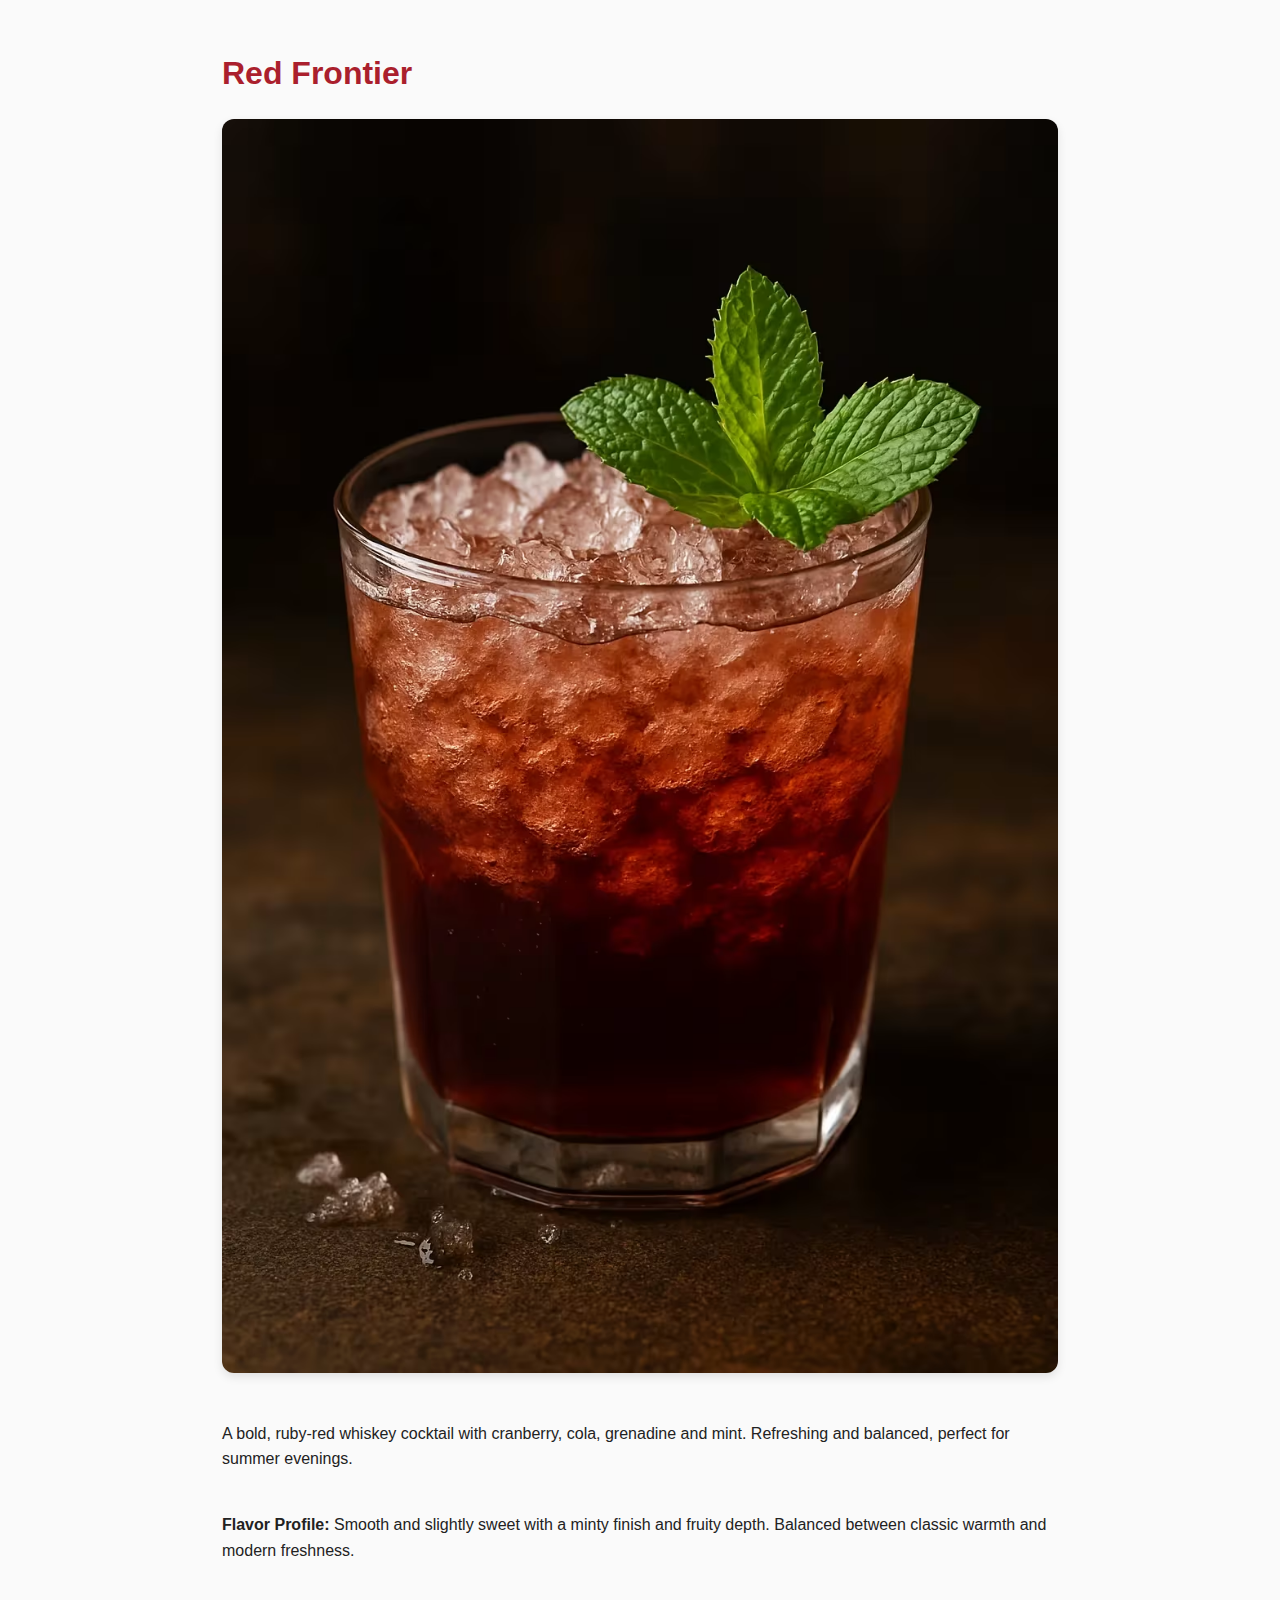
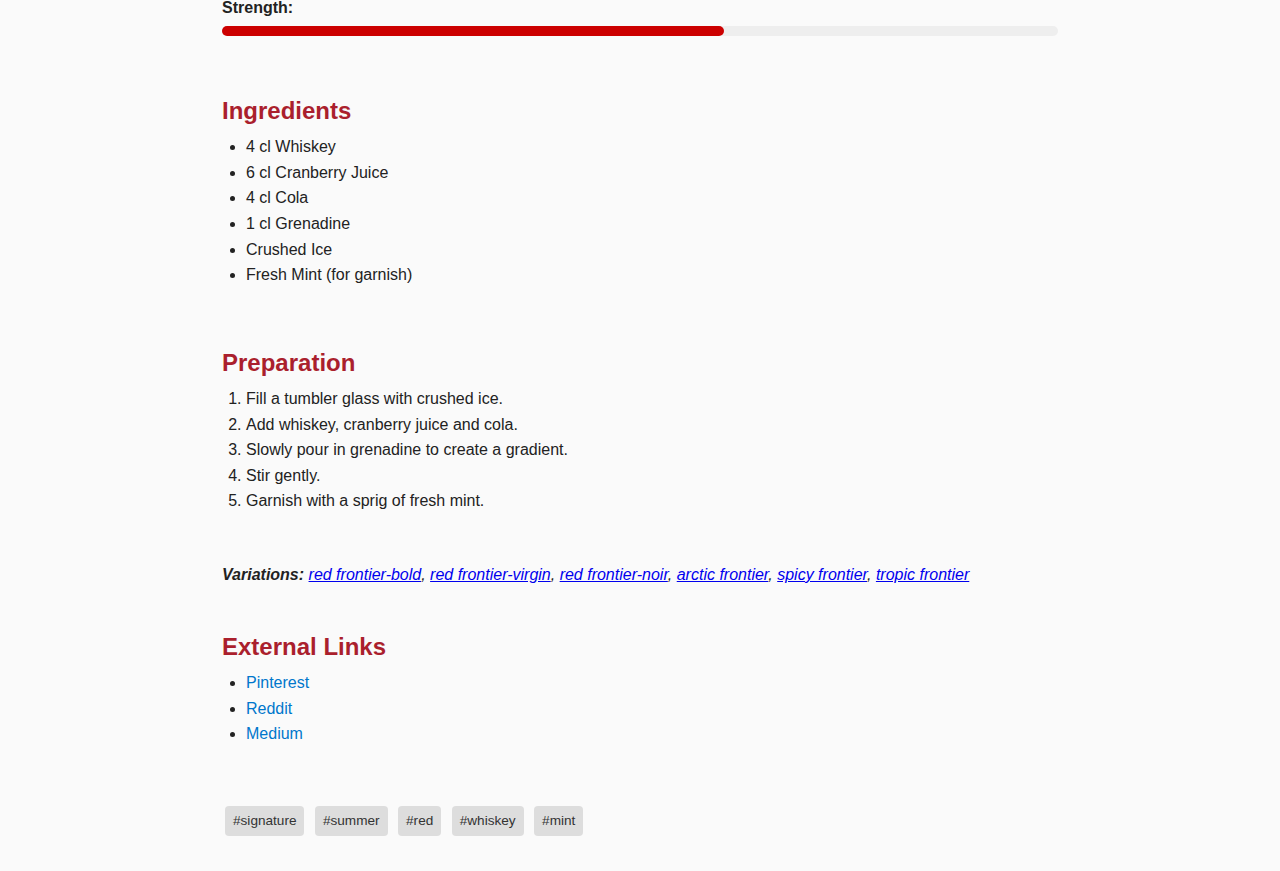
<file: index.html>
<!DOCTYPE html>
<html lang="en">
<head>
  <meta charset="UTF-8" />
  <meta name="viewport" content="width=device-width, initial-scale=1.0" />
  <title>Loading Cocktail...</title>
  <meta name="description" content="Loading cocktail data..." />
  <meta name="keywords" content="cocktail" />
  <meta name="author" content="TheChillGuy">

  <link rel="preload" href="css/style.css" as="style">
  <link rel="preload" href="js/loader.js" as="script">
  <link rel="preload" href="js/meta.js" as="script">

  <!-- ✅ Clicky -->
  <script async data-id="101482784" src="https://static.getclicky.com/js"></script>
  <noscript><p><img alt="Clicky" width="1" height="1" src="https://in.getclicky.com/101482784ns.gif" /></p></noscript>
  
  <link rel="stylesheet" href="css/style.css" />
  <link rel="icon" type="image/svg+xml" href="images/page-icon.svg">
  <link rel="alternate icon" type="image/x-icon" href="images/page-icon.ico">
  <link rel="apple-touch-icon" href="images/page-icon.svg">
  <link rel="preconnect" href="https://static.getclicky.com" crossorigin>
  <link rel="dns-prefetch" href="https://static.getclicky.com">
  
  <script src="js/meta.js"></script>
  <script src="js/loader.js" defer></script>
</head>
<body>
  <main>
    <h1 id="cocktail-name"></h1>
    <picture id="cocktail-picture">
       <source id="img-avif" type="image/avif">
       <source id="img-webp" type="image/webp">
       <img id="cocktail-image" alt="Cocktail image" />
    </picture> 
    
    <p id="cocktail-description"></p>
    <p><strong>Flavor Profile:</strong> <span id="flavor-profile"></span></p>

    <div id="strength-bar"></div>

    <h2>Ingredients</h2>
    <ul id="ingredients-list"></ul>

    <h2>Preparation</h2>
    <ol id="instructions-list"></ol>

    <div id="variation-links"></div>

    <h2>External Links</h2>
    <ul id="external-links"></ul>

    <div id="tags"></div>
  </main>
</body>
</html>
</file>
<file: css/style.css>
/* Allgemeine Reset- und Grundstile */
* {
  margin: 0;
  padding: 0;
  box-sizing: border-box;
}

body {
  font-display: swap;
  font-family: 'Segoe UI', Tahoma, Geneva, Verdana, sans-serif;
  background-color: #fafafa;
  color: #222;
  line-height: 1.6;
  padding: 2rem;
  max-width: 900px;
  margin: auto;
}

img {
  max-width: 100%;
  height: auto;
  border-radius: 12px;
  margin: 1rem 0;
  box-shadow: 0 4px 10px rgba(0, 0, 0, 0.1);
}

h1, h2, h3 {
  color: #aa1f2d;
  margin: 1rem 0 -1.25rem;
}

p {
  margin-bottom: 1rem;
}

ul, ol {
  margin-left: 1.5rem;
  margin-bottom: 1rem;
}

main {
  display: flex;
  flex-direction: column;
  gap: 1.5rem;
}

#strength-bar {
  margin-top: -0.5rem;
  margin-bottom: 1rem;
}

#tags {
  margin-top: 1rem;
}

#tags span {
  background-color: #e0e0e0;
  padding: 6px 12px;
  border-radius: 20px;
  font-size: 0.85rem;
  margin: 4px;
  display: inline-block;
  color: #333;
}

#variation-links {
  margin-top: 0.5rem;
  font-style: italic;
}

#external-links a {
  color: #0077cc;
  text-decoration: none;
}

#external-links a:hover {
  text-decoration: underline;
}

/* Responsive Layout */
@media (max-width: 768px) {
  body {
    padding: 1rem;
  }
  h1 {
    font-size: 1.8rem;
  }
  h2 {
    font-size: 1.4rem;
  }
}

@media (max-width: 480px) {
  body {
    font-size: 0.95rem;
  }
  h1 {
    font-size: 1.5rem;
  }
  h2 {
    font-size: 1.2rem;
  }
  ul, ol {
    margin-left: 1rem;
  }
}

@media (prefers-color-scheme: dark) {
  body {
    background: #111;
    color: #fff;
  }

  #variation-links a {
    color: #0077cc;
  }

  h1, h2, h3 {
    color: #d94a5a;
  } 
}
</file>
